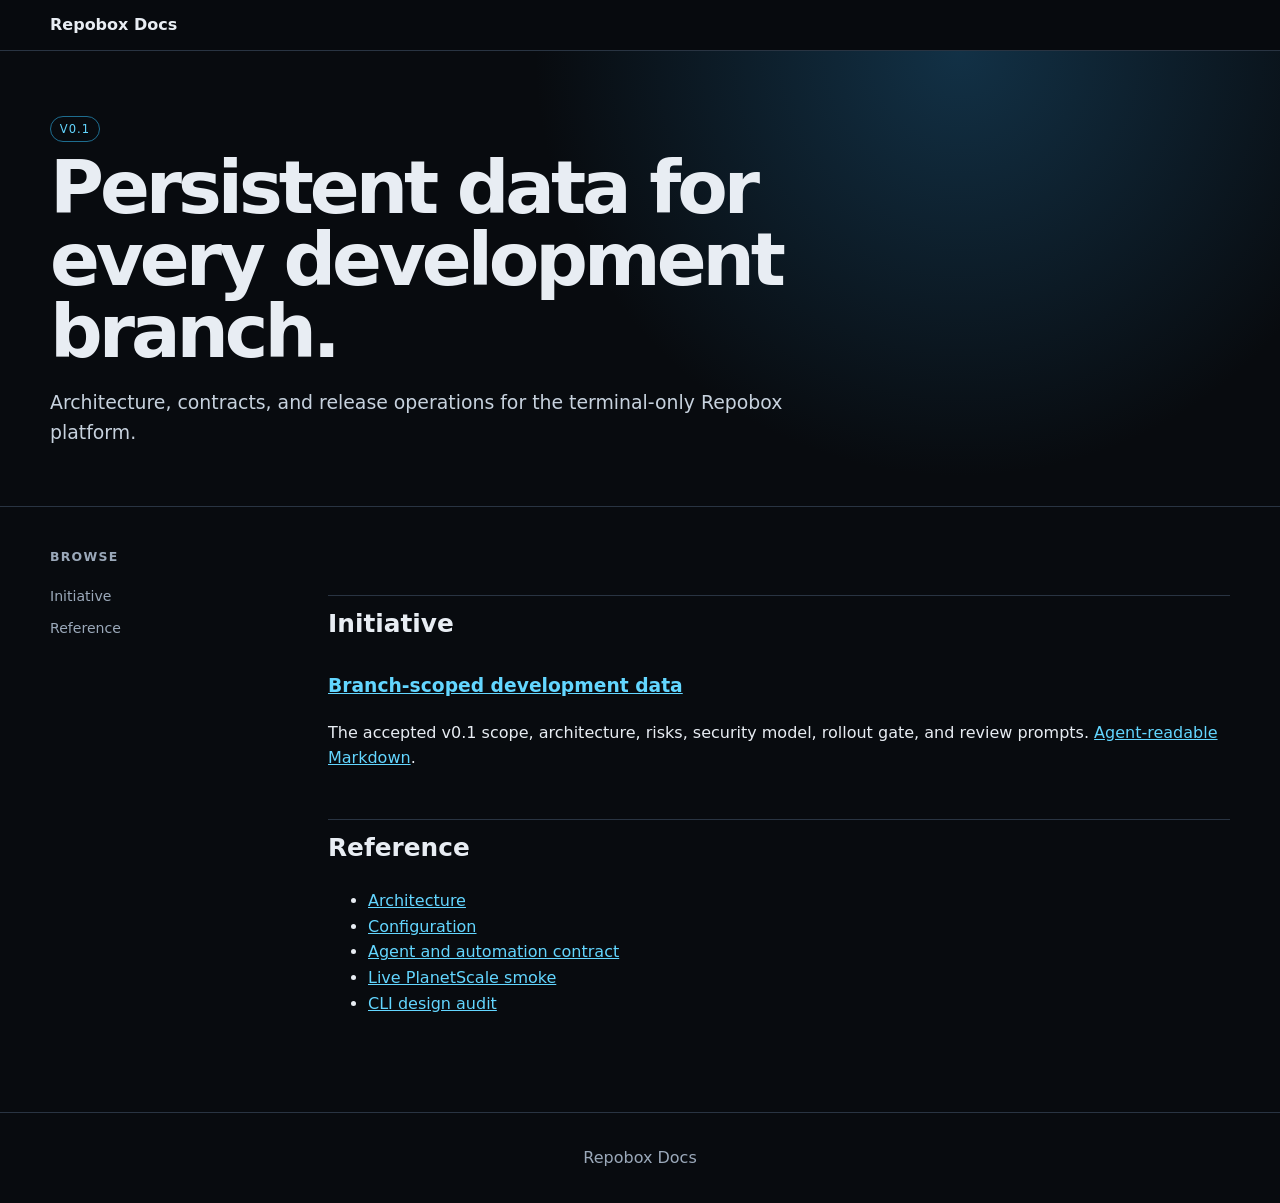
<file: docs/index.html>
<!DOCTYPE html>
<html lang="en">
<head><meta charset="UTF-8"><meta name="viewport" content="width=device-width, initial-scale=1.0"><title>Repobox Docs</title><link rel="stylesheet" href="_assets/style.css"></head>
<body>
<nav class="topbar"><div class="inner"><a class="brand" href="index.html">Repobox Docs</a></div></nav>
<header class="hero"><div class="inner"><span class="pill pill-blue">V0.1</span><h1>Persistent data for every development branch.</h1><p class="subtitle">Architecture, contracts, and release operations for the terminal-only Repobox platform.</p></div></header>
<div class="layout"><aside class="sidebar"><h3>Browse</h3><ul><li><a href="#initiative">Initiative</a></li><li><a href="#reference">Reference</a></li></ul></aside><main>
<h2 id="initiative">Initiative</h2><h3><a href="features/branch-scoped-data.html">Branch-scoped development data</a></h3><p>The accepted v0.1 scope, architecture, risks, security model, rollout gate, and review prompts. <a href="features/branch-scoped-data.md">Agent-readable Markdown</a>.</p>
<h2 id="reference">Reference</h2><ul><li><a href="architecture.md">Architecture</a></li><li><a href="configuration.md">Configuration</a></li><li><a href="agent-contract.md">Agent and automation contract</a></li><li><a href="live-smoke.md">Live PlanetScale smoke</a></li><li><a href="cli-audit.md">CLI design audit</a></li></ul>
</main></div><footer>Repobox Docs</footer>
</body></html>
</file>
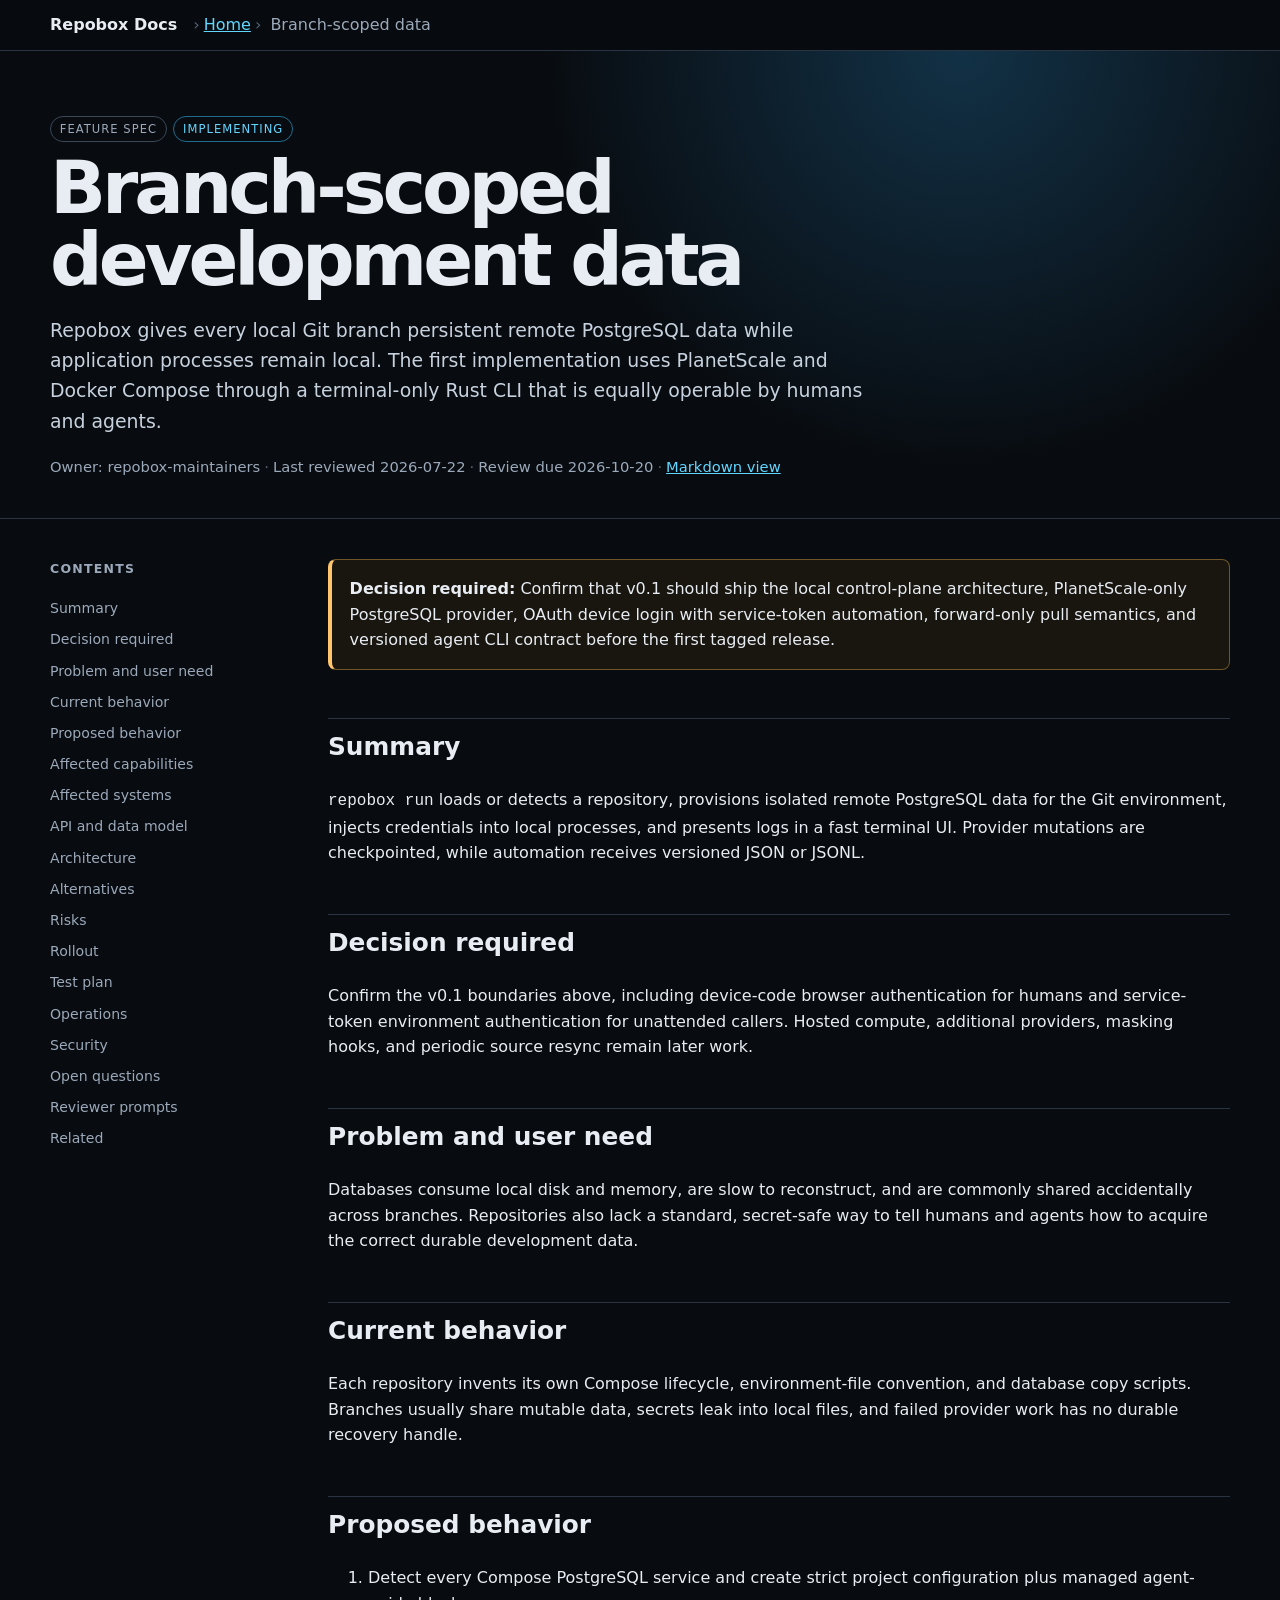
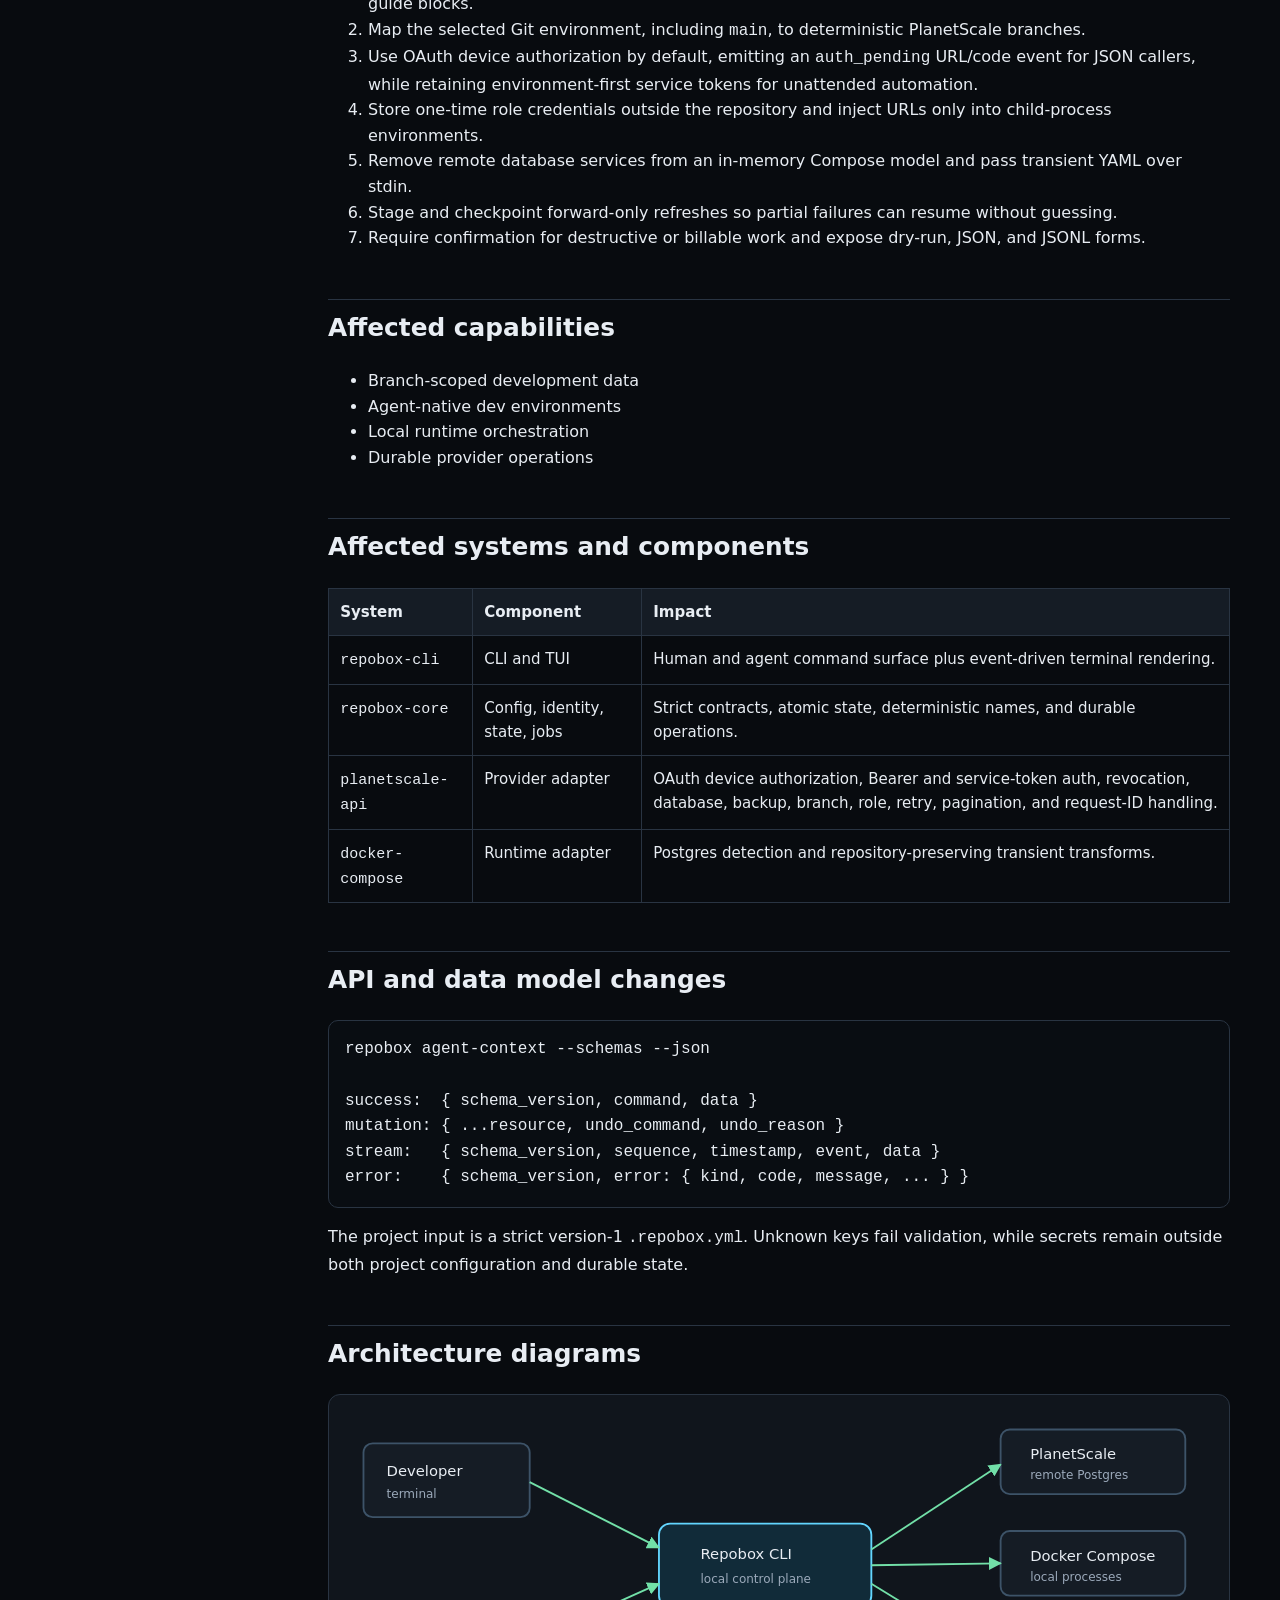
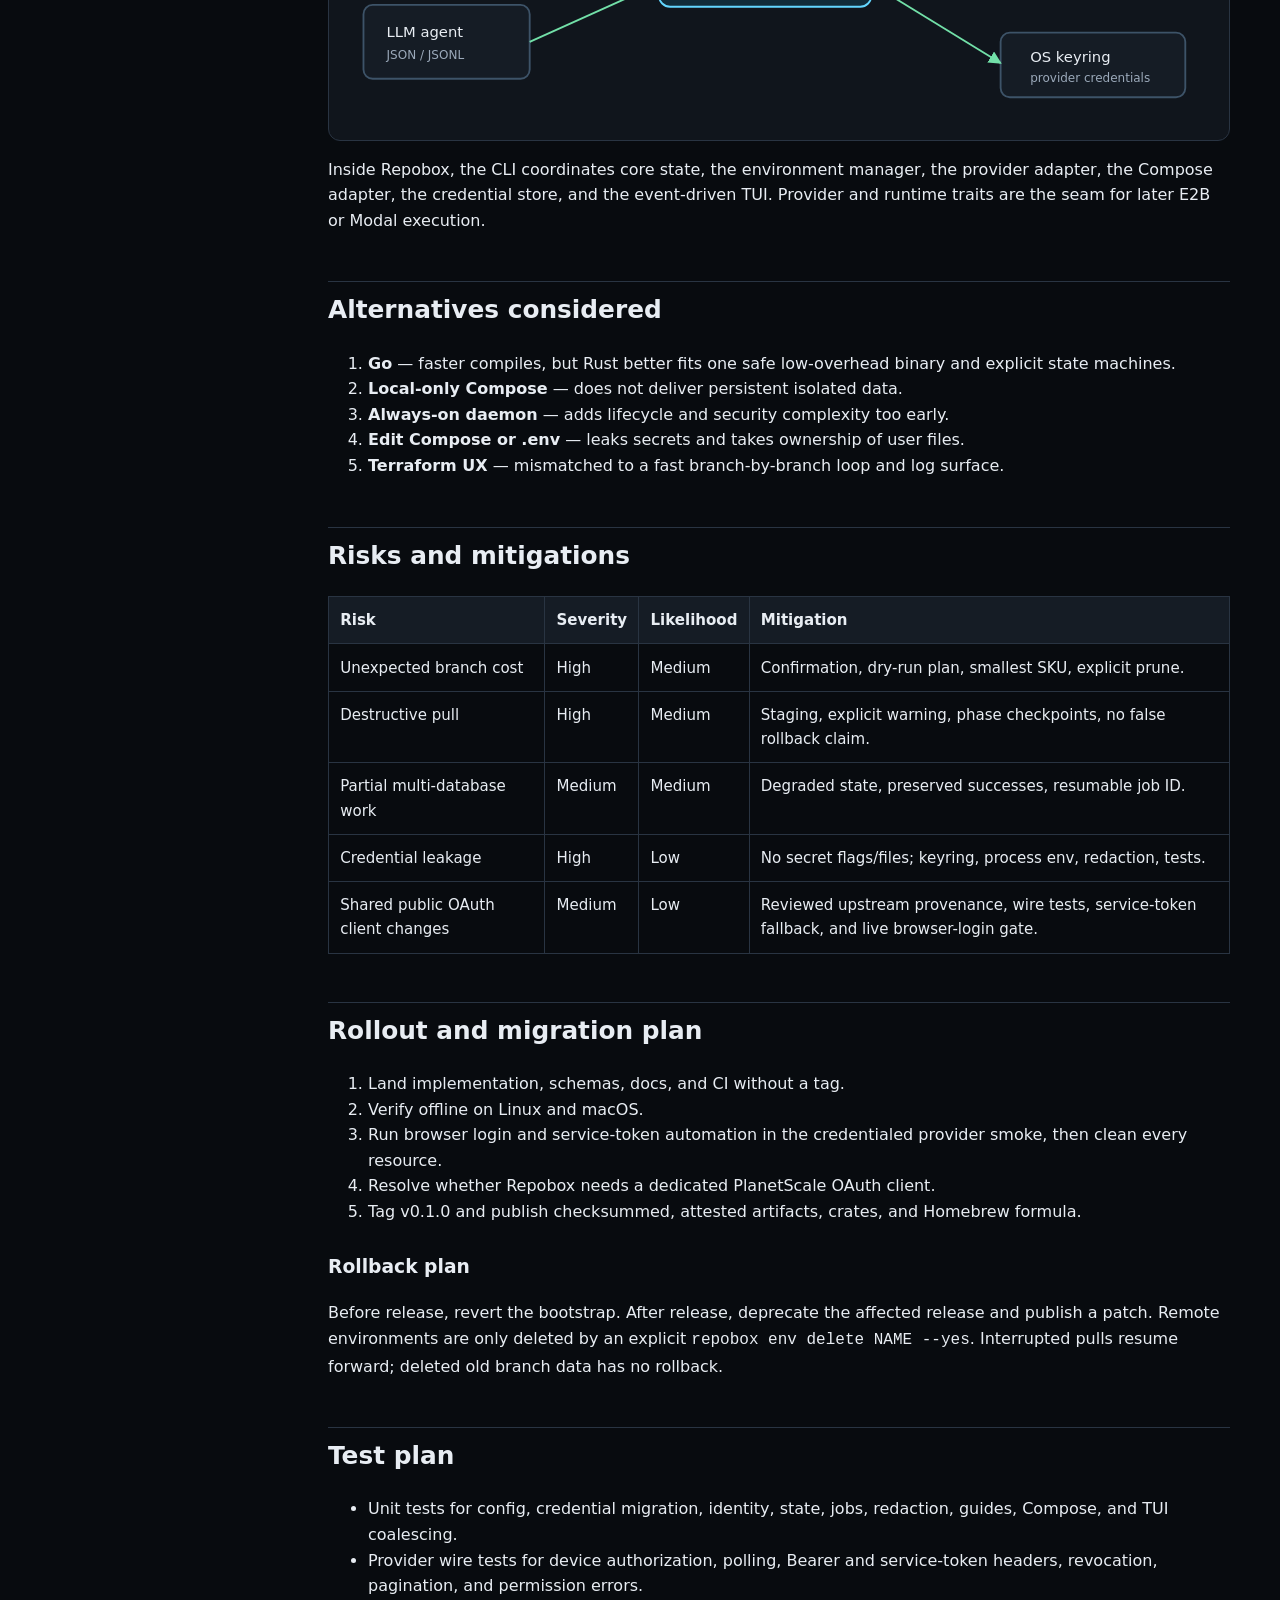
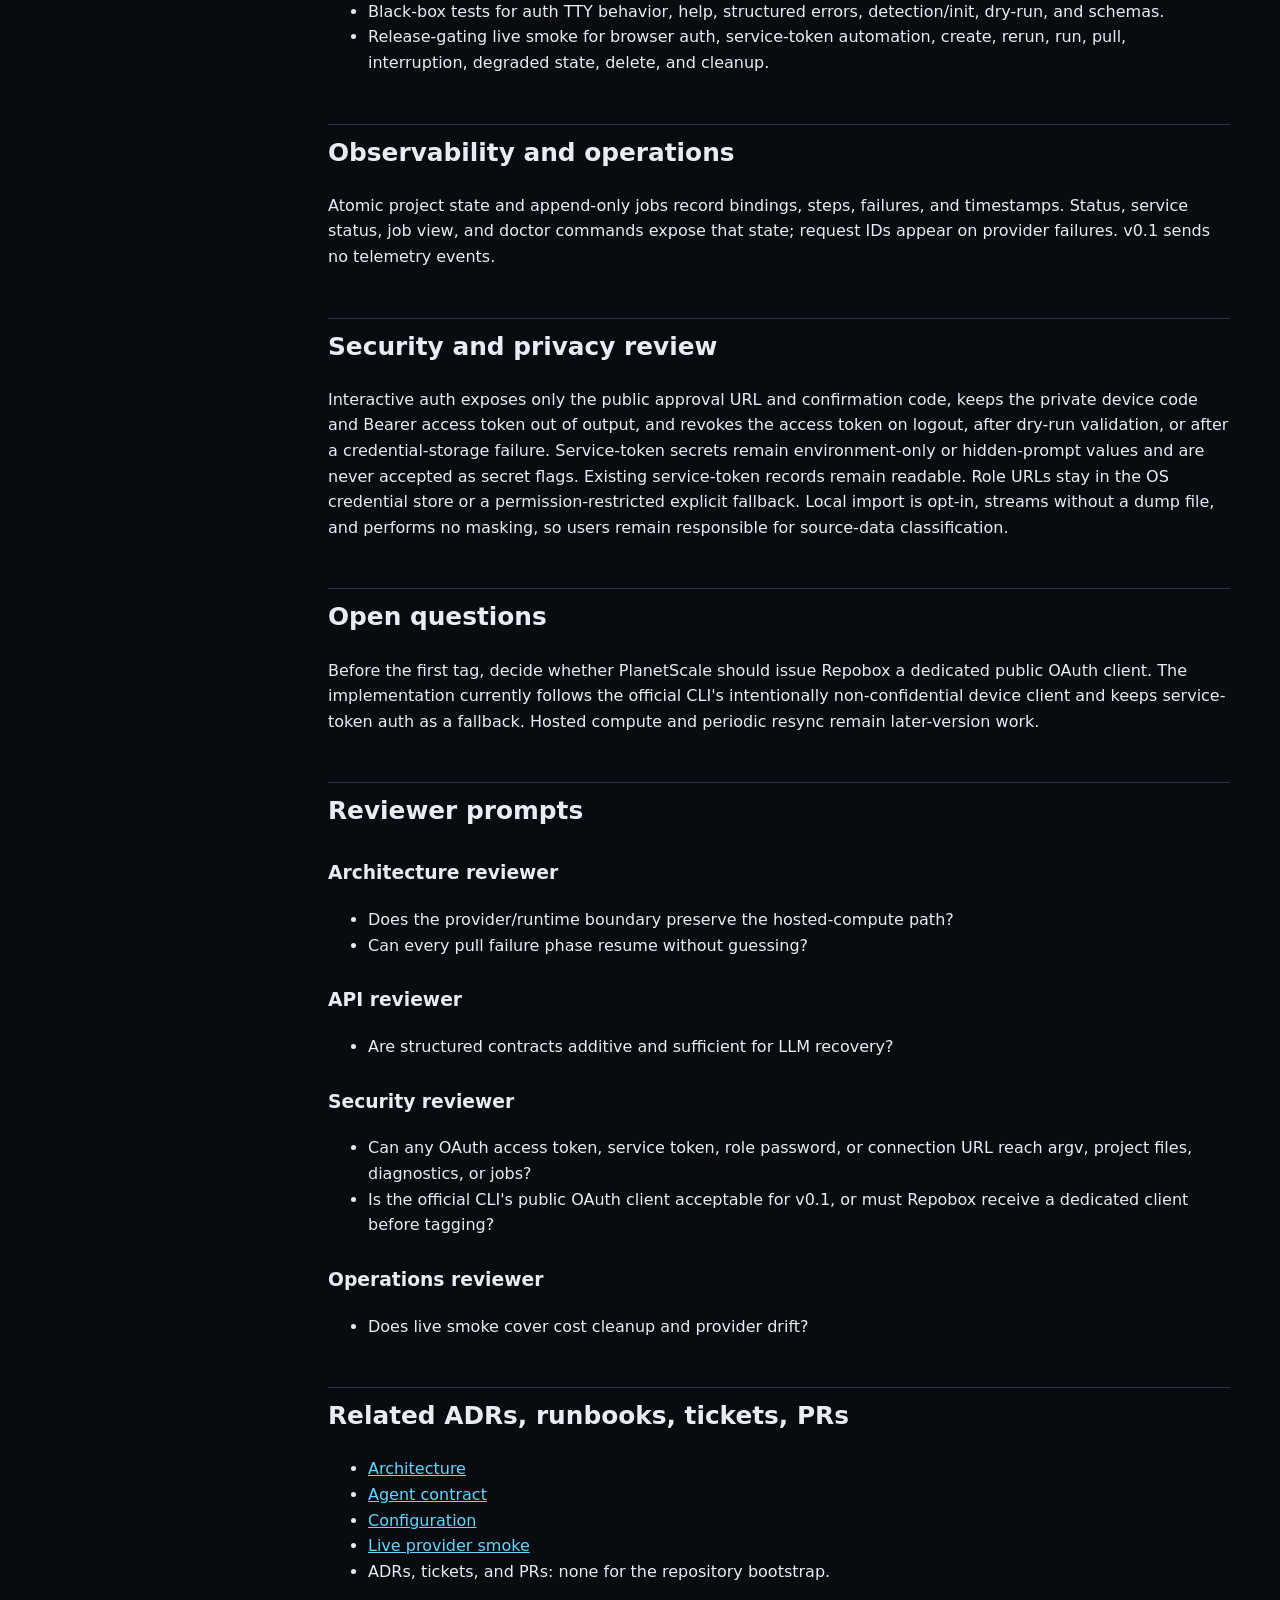
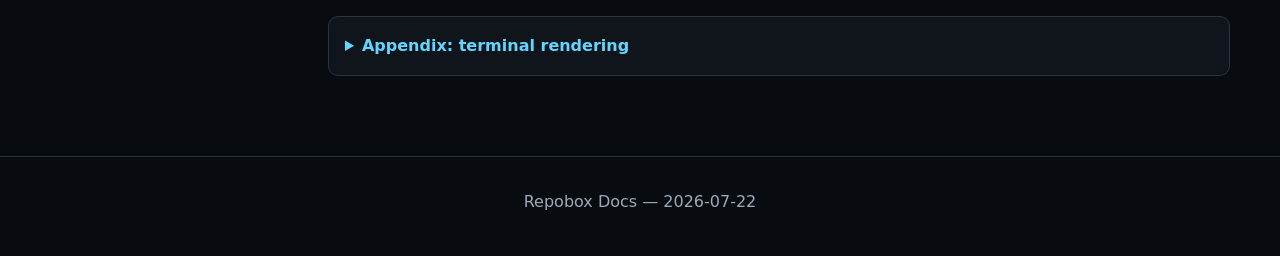
<file: docs/features/branch-scoped-data.html>
<!DOCTYPE html>
<html lang="en">
<head>
<meta charset="UTF-8">
<meta name="viewport" content="width=device-width, initial-scale=1.0">
<title>Branch-scoped development data — Repobox feature spec</title>
<link rel="stylesheet" href="../_assets/style.css">
</head>
<body>
<nav class="topbar"><div class="inner"><a href="../index.html" class="brand">Repobox Docs</a><span class="crumbs"><span class="sep">›</span><a href="../index.html">Home</a><span class="sep">›</span> Branch-scoped data</span></div></nav>

<header class="hero"><div class="inner">
  <div><span class="pill">FEATURE SPEC</span><span class="pill pill-blue">IMPLEMENTING</span></div>
  <h1>Branch-scoped development data</h1>
  <p class="subtitle">Repobox gives every local Git branch persistent remote PostgreSQL data while application processes remain local. The first implementation uses PlanetScale and Docker Compose through a terminal-only Rust CLI that is equally operable by humans and agents.</p>
  <div class="meta"><span>Owner: repobox-maintainers</span><span class="sep">·</span><span>Last reviewed 2026-07-22</span><span class="sep">·</span><span>Review due 2026-10-20</span><span class="sep">·</span><a href="branch-scoped-data.md">Markdown view</a></div>
</div></header>

<div class="layout">
<aside class="sidebar"><h3>Contents</h3><ul>
  <li><a href="#summary">Summary</a></li><li><a href="#decision">Decision required</a></li><li><a href="#problem">Problem and user need</a></li><li><a href="#current">Current behavior</a></li><li><a href="#proposed">Proposed behavior</a></li><li><a href="#capabilities">Affected capabilities</a></li><li><a href="#systems">Affected systems</a></li><li><a href="#api">API and data model</a></li><li><a href="#architecture">Architecture</a></li><li><a href="#alternatives">Alternatives</a></li><li><a href="#risks">Risks</a></li><li><a href="#rollout">Rollout</a></li><li><a href="#tests">Test plan</a></li><li><a href="#observability">Operations</a></li><li><a href="#security">Security</a></li><li><a href="#open">Open questions</a></li><li><a href="#reviewers">Reviewer prompts</a></li><li><a href="#related">Related</a></li>
</ul></aside>

<main>
<div class="callout"><strong>Decision required:</strong> Confirm that v0.1 should ship the local control-plane architecture, PlanetScale-only PostgreSQL provider, OAuth device login with service-token automation, forward-only pull semantics, and versioned agent CLI contract before the first tagged release.</div>

<h2 id="summary">Summary</h2>
<p><code>repobox run</code> loads or detects a repository, provisions isolated remote PostgreSQL data for the Git environment, injects credentials into local processes, and presents logs in a fast terminal UI. Provider mutations are checkpointed, while automation receives versioned JSON or JSONL.</p>

<h2 id="decision">Decision required</h2>
<p>Confirm the v0.1 boundaries above, including device-code browser authentication for humans and service-token environment authentication for unattended callers. Hosted compute, additional providers, masking hooks, and periodic source resync remain later work.</p>

<h2 id="problem">Problem and user need</h2>
<p>Databases consume local disk and memory, are slow to reconstruct, and are commonly shared accidentally across branches. Repositories also lack a standard, secret-safe way to tell humans and agents how to acquire the correct durable development data.</p>

<h2 id="current">Current behavior</h2>
<p>Each repository invents its own Compose lifecycle, environment-file convention, and database copy scripts. Branches usually share mutable data, secrets leak into local files, and failed provider work has no durable recovery handle.</p>

<h2 id="proposed">Proposed behavior</h2>
<ol><li>Detect every Compose PostgreSQL service and create strict project configuration plus managed agent-guide blocks.</li><li>Map the selected Git environment, including <code>main</code>, to deterministic PlanetScale branches.</li><li>Use OAuth device authorization by default, emitting an <code>auth_pending</code> URL/code event for JSON callers, while retaining environment-first service tokens for unattended automation.</li><li>Store one-time role credentials outside the repository and inject URLs only into child-process environments.</li><li>Remove remote database services from an in-memory Compose model and pass transient YAML over stdin.</li><li>Stage and checkpoint forward-only refreshes so partial failures can resume without guessing.</li><li>Require confirmation for destructive or billable work and expose dry-run, JSON, and JSONL forms.</li></ol>

<h2 id="capabilities">Affected capabilities</h2>
<ul><li>Branch-scoped development data</li><li>Agent-native dev environments</li><li>Local runtime orchestration</li><li>Durable provider operations</li></ul>

<h2 id="systems">Affected systems and components</h2>
<table><thead><tr><th>System</th><th>Component</th><th>Impact</th></tr></thead><tbody>
<tr><td><code>repobox-cli</code></td><td>CLI and TUI</td><td>Human and agent command surface plus event-driven terminal rendering.</td></tr>
<tr><td><code>repobox-core</code></td><td>Config, identity, state, jobs</td><td>Strict contracts, atomic state, deterministic names, and durable operations.</td></tr>
<tr><td><code>planetscale-api</code></td><td>Provider adapter</td><td>OAuth device authorization, Bearer and service-token auth, revocation, database, backup, branch, role, retry, pagination, and request-ID handling.</td></tr>
<tr><td><code>docker-compose</code></td><td>Runtime adapter</td><td>Postgres detection and repository-preserving transient transforms.</td></tr>
</tbody></table>

<h2 id="api">API and data model changes</h2>
<pre><code>repobox agent-context --schemas --json

success:  { schema_version, command, data }
mutation: { ...resource, undo_command, undo_reason }
stream:   { schema_version, sequence, timestamp, event, data }
error:    { schema_version, error: { kind, code, message, ... } }</code></pre>
<p>The project input is a strict version-1 <code>.repobox.yml</code>. Unknown keys fail validation, while secrets remain outside both project configuration and durable state.</p>

<h2 id="architecture">Architecture diagrams</h2>
<div class="diagram" role="img" aria-label="Repobox C4 context: developer and agent use the Repobox CLI, which reads the repository, calls PlanetScale, invokes Docker Compose, and stores credentials in the OS keyring.">
<svg viewBox="0 0 940 330" xmlns="http://www.w3.org/2000/svg">
  <defs><style>.b{fill:#151c25;stroke:#3d5368;stroke-width:2}.p{fill:#112b39;stroke:#63d6ff;stroke-width:2}.t{fill:#e8edf3;font:16px system-ui}.s{fill:#9ba9ba;font:13px system-ui}.a{stroke:#72e0a8;stroke-width:2;marker-end:url(#m)} </style><marker id="m" viewBox="0 0 10 10" refX="9" refY="5" markerWidth="7" markerHeight="7" orient="auto-start-reverse"><path d="M 0 0 L 10 5 L 0 10 z" fill="#72e0a8"/></marker></defs>
  <rect class="b" x="20" y="35" width="180" height="80" rx="10"/><text class="t" x="45" y="70">Developer</text><text class="s" x="45" y="94">terminal</text>
  <rect class="b" x="20" y="210" width="180" height="80" rx="10"/><text class="t" x="45" y="245">LLM agent</text><text class="s" x="45" y="269">JSON / JSONL</text>
  <rect class="p" x="340" y="122" width="230" height="90" rx="12"/><text class="t" x="385" y="160">Repobox CLI</text><text class="s" x="385" y="186">local control plane</text>
  <rect class="b" x="710" y="20" width="200" height="70" rx="10"/><text class="t" x="742" y="52">PlanetScale</text><text class="s" x="742" y="74">remote Postgres</text>
  <rect class="b" x="710" y="130" width="200" height="70" rx="10"/><text class="t" x="742" y="162">Docker Compose</text><text class="s" x="742" y="184">local processes</text>
  <rect class="b" x="710" y="240" width="200" height="70" rx="10"/><text class="t" x="742" y="272">OS keyring</text><text class="s" x="742" y="294">provider credentials</text>
  <line class="a" x1="200" y1="77" x2="340" y2="148"/><line class="a" x1="200" y1="250" x2="340" y2="187"/><line class="a" x1="570" y1="150" x2="710" y2="58"/><line class="a" x1="570" y1="167" x2="710" y2="165"/><line class="a" x1="570" y1="187" x2="710" y2="273"/>
</svg></div>
<p>Inside Repobox, the CLI coordinates core state, the environment manager, the provider adapter, the Compose adapter, the credential store, and the event-driven TUI. Provider and runtime traits are the seam for later E2B or Modal execution.</p>

<h2 id="alternatives">Alternatives considered</h2>
<ol><li><strong>Go</strong> — faster compiles, but Rust better fits one safe low-overhead binary and explicit state machines.</li><li><strong>Local-only Compose</strong> — does not deliver persistent isolated data.</li><li><strong>Always-on daemon</strong> — adds lifecycle and security complexity too early.</li><li><strong>Edit Compose or .env</strong> — leaks secrets and takes ownership of user files.</li><li><strong>Terraform UX</strong> — mismatched to a fast branch-by-branch loop and log surface.</li></ol>

<h2 id="risks">Risks and mitigations</h2>
<table><thead><tr><th>Risk</th><th>Severity</th><th>Likelihood</th><th>Mitigation</th></tr></thead><tbody>
<tr><td>Unexpected branch cost</td><td>High</td><td>Medium</td><td>Confirmation, dry-run plan, smallest SKU, explicit prune.</td></tr>
<tr><td>Destructive pull</td><td>High</td><td>Medium</td><td>Staging, explicit warning, phase checkpoints, no false rollback claim.</td></tr>
<tr><td>Partial multi-database work</td><td>Medium</td><td>Medium</td><td>Degraded state, preserved successes, resumable job ID.</td></tr>
<tr><td>Credential leakage</td><td>High</td><td>Low</td><td>No secret flags/files; keyring, process env, redaction, tests.</td></tr>
<tr><td>Shared public OAuth client changes</td><td>Medium</td><td>Low</td><td>Reviewed upstream provenance, wire tests, service-token fallback, and live browser-login gate.</td></tr>
</tbody></table>

<h2 id="rollout">Rollout and migration plan</h2>
<ol><li>Land implementation, schemas, docs, and CI without a tag.</li><li>Verify offline on Linux and macOS.</li><li>Run browser login and service-token automation in the credentialed provider smoke, then clean every resource.</li><li>Resolve whether Repobox needs a dedicated PlanetScale OAuth client.</li><li>Tag v0.1.0 and publish checksummed, attested artifacts, crates, and Homebrew formula.</li></ol>
<h3>Rollback plan</h3><p>Before release, revert the bootstrap. After release, deprecate the affected release and publish a patch. Remote environments are only deleted by an explicit <code>repobox env delete NAME --yes</code>. Interrupted pulls resume forward; deleted old branch data has no rollback.</p>

<h2 id="tests">Test plan</h2>
<ul><li>Unit tests for config, credential migration, identity, state, jobs, redaction, guides, Compose, and TUI coalescing.</li><li>Provider wire tests for device authorization, polling, Bearer and service-token headers, revocation, pagination, and permission errors.</li><li>Black-box tests for auth TTY behavior, help, structured errors, detection/init, dry-run, and schemas.</li><li>Release-gating live smoke for browser auth, service-token automation, create, rerun, run, pull, interruption, degraded state, delete, and cleanup.</li></ul>

<h2 id="observability">Observability and operations</h2>
<p>Atomic project state and append-only jobs record bindings, steps, failures, and timestamps. Status, service status, job view, and doctor commands expose that state; request IDs appear on provider failures. v0.1 sends no telemetry events.</p>

<h2 id="security">Security and privacy review</h2>
<p>Interactive auth exposes only the public approval URL and confirmation code, keeps the private device code and Bearer access token out of output, and revokes the access token on logout, after dry-run validation, or after a credential-storage failure. Service-token secrets remain environment-only or hidden-prompt values and are never accepted as secret flags. Existing service-token records remain readable. Role URLs stay in the OS credential store or a permission-restricted explicit fallback. Local import is opt-in, streams without a dump file, and performs no masking, so users remain responsible for source-data classification.</p>

<h2 id="open">Open questions</h2>
<p>Before the first tag, decide whether PlanetScale should issue Repobox a dedicated public OAuth client. The implementation currently follows the official CLI's intentionally non-confidential device client and keeps service-token auth as a fallback. Hosted compute and periodic resync remain later-version work.</p>

<h2 id="reviewers">Reviewer prompts</h2>
<h3>Architecture reviewer</h3><ul><li>Does the provider/runtime boundary preserve the hosted-compute path?</li><li>Can every pull failure phase resume without guessing?</li></ul>
<h3>API reviewer</h3><ul><li>Are structured contracts additive and sufficient for LLM recovery?</li></ul>
<h3>Security reviewer</h3><ul><li>Can any OAuth access token, service token, role password, or connection URL reach argv, project files, diagnostics, or jobs?</li><li>Is the official CLI's public OAuth client acceptable for v0.1, or must Repobox receive a dedicated client before tagging?</li></ul>
<h3>Operations reviewer</h3><ul><li>Does live smoke cover cost cleanup and provider drift?</li></ul>

<h2 id="related">Related ADRs, runbooks, tickets, PRs</h2>
<ul><li><a href="../architecture.md">Architecture</a></li><li><a href="../agent-contract.md">Agent contract</a></li><li><a href="../configuration.md">Configuration</a></li><li><a href="../live-smoke.md">Live provider smoke</a></li><li>ADRs, tickets, and PRs: none for the repository bootstrap.</li></ul>

<details><summary>Appendix: terminal rendering</summary><p>The TUI applies reducer-owned state, dirty/coalesced presentation, one frame in flight, synchronized updates, dedicated buffered output, dedicated input, and a paint cap without an always-running timer. It uses upstream Ratatui and does not copy Grok Build's inline-terminal fork.</p></details>
</main></div>
<footer>Repobox Docs — 2026-07-22</footer>
</body>
</html>
</file>
<file: docs/_assets/style.css>
:root {
  color-scheme: dark;
  --bg: #080b0f;
  --panel: #10151c;
  --panel-2: #151c25;
  --text: #e8edf3;
  --muted: #9ba9ba;
  --line: #293442;
  --cyan: #63d6ff;
  --green: #72e0a8;
  --amber: #ffc66d;
  font-family: ui-sans-serif, system-ui, -apple-system, BlinkMacSystemFont, "Segoe UI", sans-serif;
}

* { box-sizing: border-box; }
html { scroll-behavior: smooth; }
body { margin: 0; background: var(--bg); color: var(--text); line-height: 1.6; }
a { color: var(--cyan); }
code, pre { font-family: ui-monospace, SFMono-Regular, Menlo, Consolas, monospace; }
pre { padding: 1rem; overflow: auto; border: 1px solid var(--line); border-radius: 10px; background: #090d12; }
.inner, .layout { width: min(1180px, calc(100% - 2rem)); margin: 0 auto; }
.topbar { position: sticky; top: 0; z-index: 3; border-bottom: 1px solid var(--line); background: rgb(8 11 15 / 92%); backdrop-filter: blur(12px); }
.topbar .inner { display: flex; gap: .75rem; align-items: center; min-height: 50px; }
.brand { color: var(--text); font-weight: 750; text-decoration: none; }
.crumbs { color: var(--muted); }
.sep { color: #566477; padding: 0 .25rem; }
.hero { padding: 4rem 0 2.5rem; border-bottom: 1px solid var(--line); background: radial-gradient(circle at 75% 0%, #123146 0, transparent 40%); }
.hero h1 { max-width: 820px; margin: .6rem 0; font-size: clamp(2.2rem, 6vw, 4.6rem); line-height: .98; letter-spacing: -.055em; }
.subtitle { max-width: 820px; color: #c7d2de; font-size: 1.18rem; }
.meta { color: var(--muted); font-size: .92rem; }
.pill { display: inline-block; margin-right: .4rem; padding: .18rem .55rem; border: 1px solid #3a4858; border-radius: 999px; color: var(--muted); font-size: .72rem; letter-spacing: .09em; }
.pill-blue { border-color: #1e6d8f; color: var(--cyan); }
.layout { display: grid; grid-template-columns: 230px minmax(0, 1fr); gap: 3rem; padding: 2.5rem 0 5rem; }
.sidebar { position: sticky; top: 74px; align-self: start; max-height: calc(100vh - 90px); overflow: auto; }
.sidebar h3 { margin-top: 0; color: var(--muted); font-size: .78rem; letter-spacing: .1em; text-transform: uppercase; }
.sidebar ul { padding: 0; list-style: none; }
.sidebar li { margin: .35rem 0; }
.sidebar a { color: var(--muted); text-decoration: none; font-size: .88rem; }
main { min-width: 0; }
main h2 { margin-top: 3rem; padding-top: .5rem; border-top: 1px solid var(--line); font-size: 1.55rem; }
main h3 { margin-top: 1.7rem; }
.callout { padding: 1rem 1.1rem; border: 1px solid #6e5629; border-left: 4px solid var(--amber); border-radius: 8px; background: #19150f; }
table { width: 100%; border-collapse: collapse; font-size: .94rem; }
th, td { padding: .7rem; border: 1px solid var(--line); text-align: left; vertical-align: top; }
th { background: var(--panel-2); }
.diagram { overflow: auto; padding: 1rem; border: 1px solid var(--line); border-radius: 12px; background: var(--panel); }
.diagram svg { min-width: 720px; width: 100%; height: auto; }
details { margin-top: 2rem; padding: 1rem; border: 1px solid var(--line); border-radius: 10px; background: var(--panel); }
summary { cursor: pointer; color: var(--cyan); font-weight: 700; }
footer { padding: 2rem; border-top: 1px solid var(--line); color: var(--muted); text-align: center; }
@media (max-width: 800px) { .layout { grid-template-columns: 1fr; } .sidebar { position: static; } .crumbs { display: none; } }
</file>
